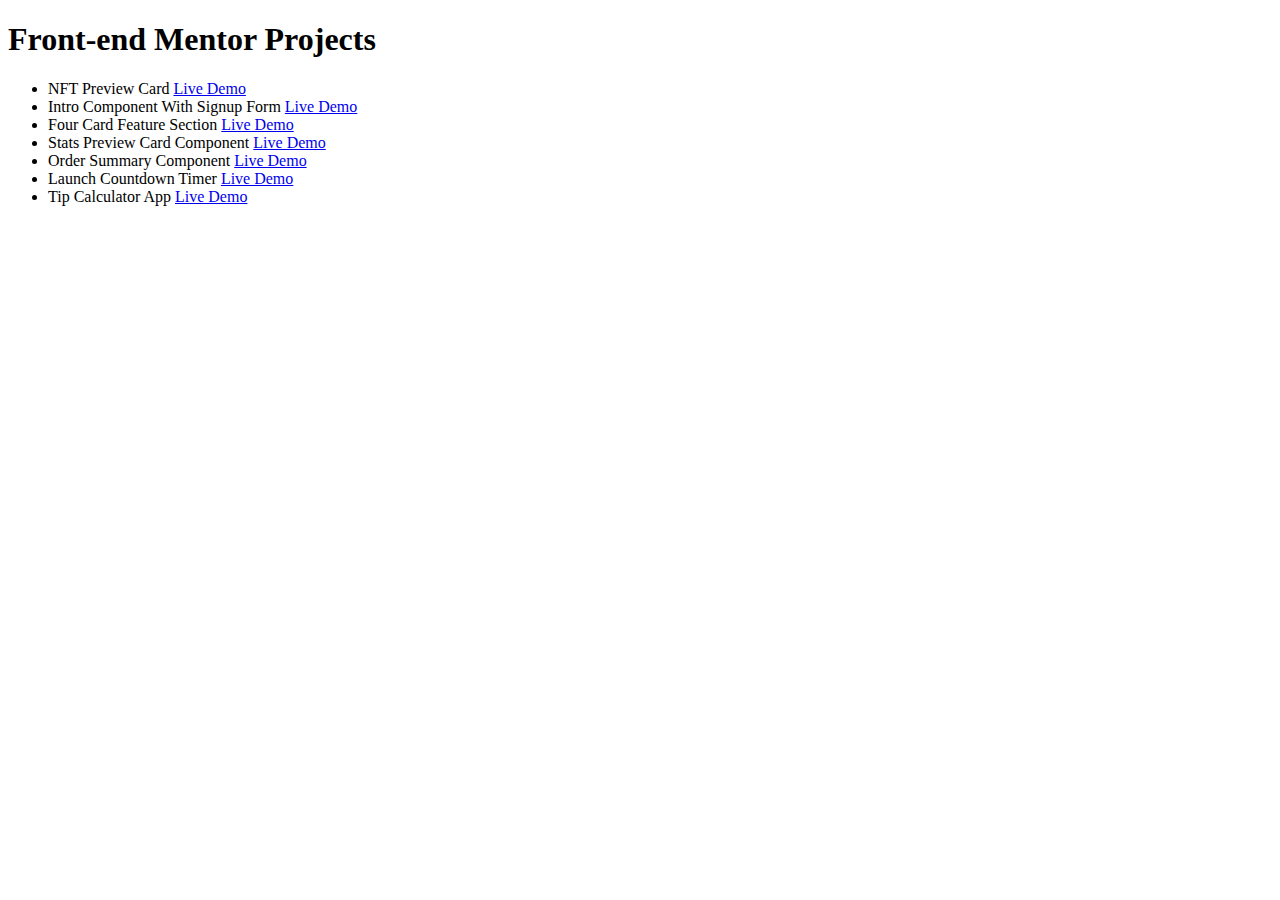
<file: index.html>
<!DOCTYPE html>
<html lang="en">

<head>
    <meta charset="UTF-8">
    <meta http-equiv="X-UA-Compatible" content="IE=edge">
    <meta name="viewport" content="width=device-width, initial-scale=1.0">
    <title>Document</title>
</head>

<body>
    <h1>Front-end Mentor Projects</h1>
    <ul>
        <li>
            NFT Preview Card
            <a href="https://manalijain346.github.io/fe-mentor/nft-preview-card/" target="_blank"> Live Demo</a>
        </li>
        <li>
            Intro Component With Signup Form
            <a href="https://manalijain346.github.io/fe-mentor/intro-component-with-signup-form/" target="_blank"> Live Demo</a>
        </li>
        <li>
            Four Card Feature Section
            <a href="https://manalijain346.github.io/fe-mentor/four-card-feature-section/" target="_blank"> Live Demo</a>
        </li>
        <li>
            Stats Preview Card Component
            <a href="https://manalijain346.github.io/fe-mentor/stats-preview-card-component/" target="_blank"> Live Demo</a>
        </li>
        <li>
            Order Summary Component
            <a href="https://manalijain346.github.io/fe-mentor/order-summary-component/" target="_blank"> Live Demo</a>
        </li>
        <li>
            Launch Countdown Timer
            <a href="https://manalijain346.github.io/fe-mentor/launch-countdown-timer/" target="_blank"> Live Demo</a>
        </li>
        <li>
            Tip Calculator App
            <a href="https://manalijain346.github.io/fe-mentor/tip-calculator-app/" target="_blank"> Live Demo</a>
        </li>
    </ul>


</body>
</html>
</file>
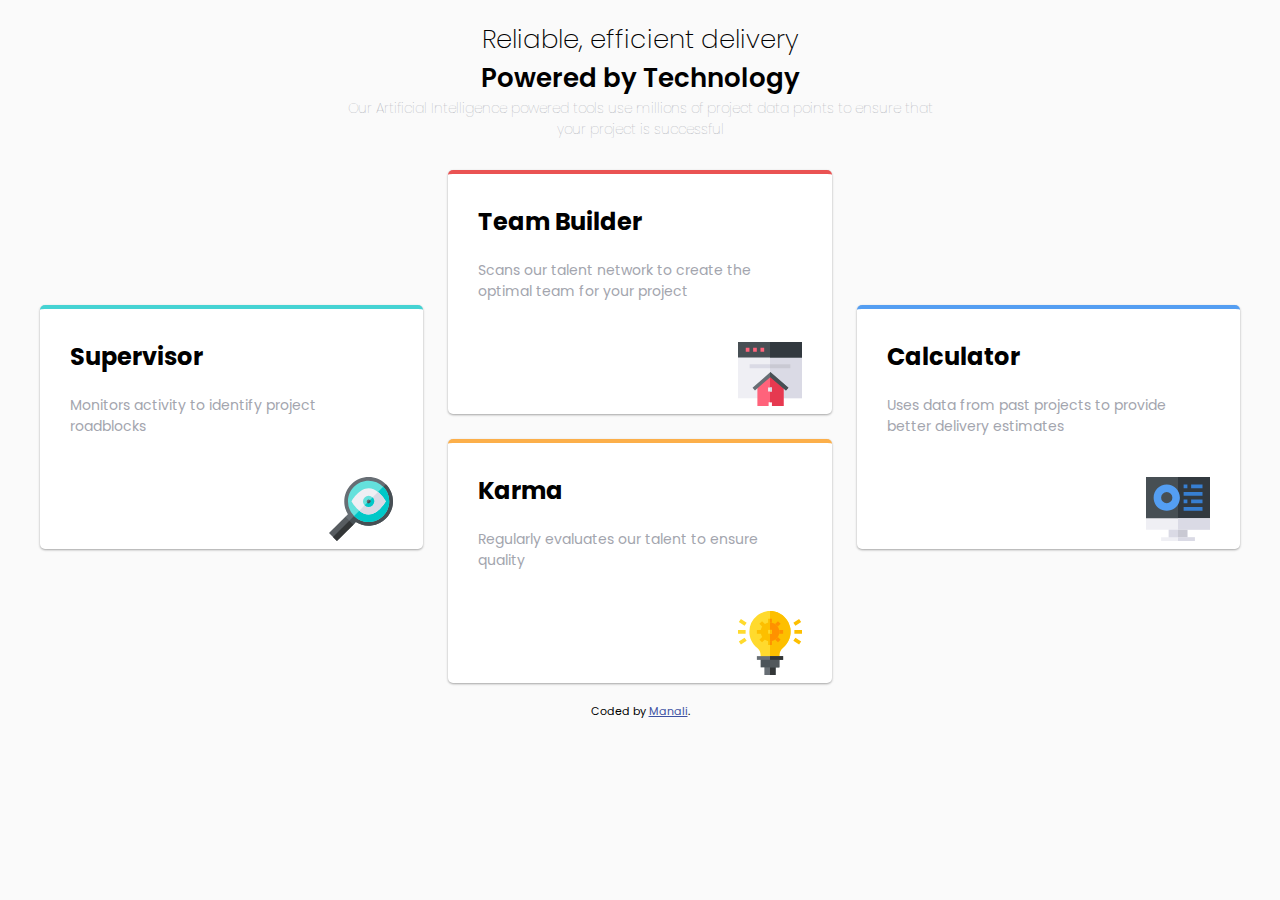
<file: four-card-feature-section-master/index.html>
<!DOCTYPE html>
<html lang="en">

<head>
  <meta charset="UTF-8">
  <meta name="viewport" content="width=device-width, initial-scale=1.0">
  <!-- displays site properly based on user's device -->
  <link rel="icon" type="image/png" sizes="32x32" href="./images/favicon-32x32.png">
  <link rel="stylesheet" href="styles.css" type="text/css">
  <link rel="preconnect" href="https://fonts.googleapis.com">
  <link rel="preconnect" href="https://fonts.gstatic.com" crossorigin>
  <link
    href="https://fonts.googleapis.com/css2?family=Poppins:wght@300;400;500;600&family=Roboto:ital,wght@0,400;0,500;1,300;1,400&display=swap"
    rel="stylesheet">
  <title>Frontend Mentor | Four card feature section</title>

  <!-- Feel free to remove these styles or customise in your own stylesheet 👍 -->
  <style>
    .attribution {
      font-size: 11px;
      text-align: center;
    }

    .attribution a {
      color: hsl(228, 45%, 44%);
    }
  </style>
</head>

<body>
  <header class="header">
    <h1 class="top-heading"> Reliable, efficient delivery</h1>
    <h2 class="sub-heading">Powered by Technology</h2>
    <p class="title-description">
      Our Artificial Intelligence powered tools use millions of project data points
      to ensure that your project is successful
    </p>
  </header>
  <div class="container">
    <div class="card" id="supervisor">
      <h3 class="card-title">Supervisor</h3>
      <p class="card-description">
        Monitors activity to identify project roadblocks
      </p>
      <div class="icon-container">
        <img src="images/icon-supervisor.svg" alt="supervisor-icon">
      </div>
    </div>
    <div class="card-container" id="card-container">
      <div class="card" id="team-builder">
        <h3 class="card-title">Team Builder</h3>
        <p class="card-description">
          Scans our talent network to create the optimal team for your project
        </p>
        <div class="icon-container">
          <img src="images/icon-team-builder.svg" alt="team-builder-icon">
        </div>
      </div>
      <div class="card" id="karma">
        <h3 class="card-title">Karma</h3>
        <p class="card-description">Regularly evaluates our talent to ensure quality</p>
        <div class="icon-container">
          <img src="images/icon-karma.svg" alt="karma-icon">
        </div>
      </div>
    </div>
    <div class="card" id="calculator">
      <h3 class="card-title">Calculator</h3>
      <p class="card-description"> Uses data from past projects to provide better delivery estimates</p>
      <div class="icon-container">
        <img src="images/icon-calculator.svg" alt="calculator-icon">
      </div>
    </div>
  </div>
  
  <footer>
    <p class="attribution">
      Coded by <a href="#">Manali</a>.
    </p>
  </footer>
</body>

</html>
</file>
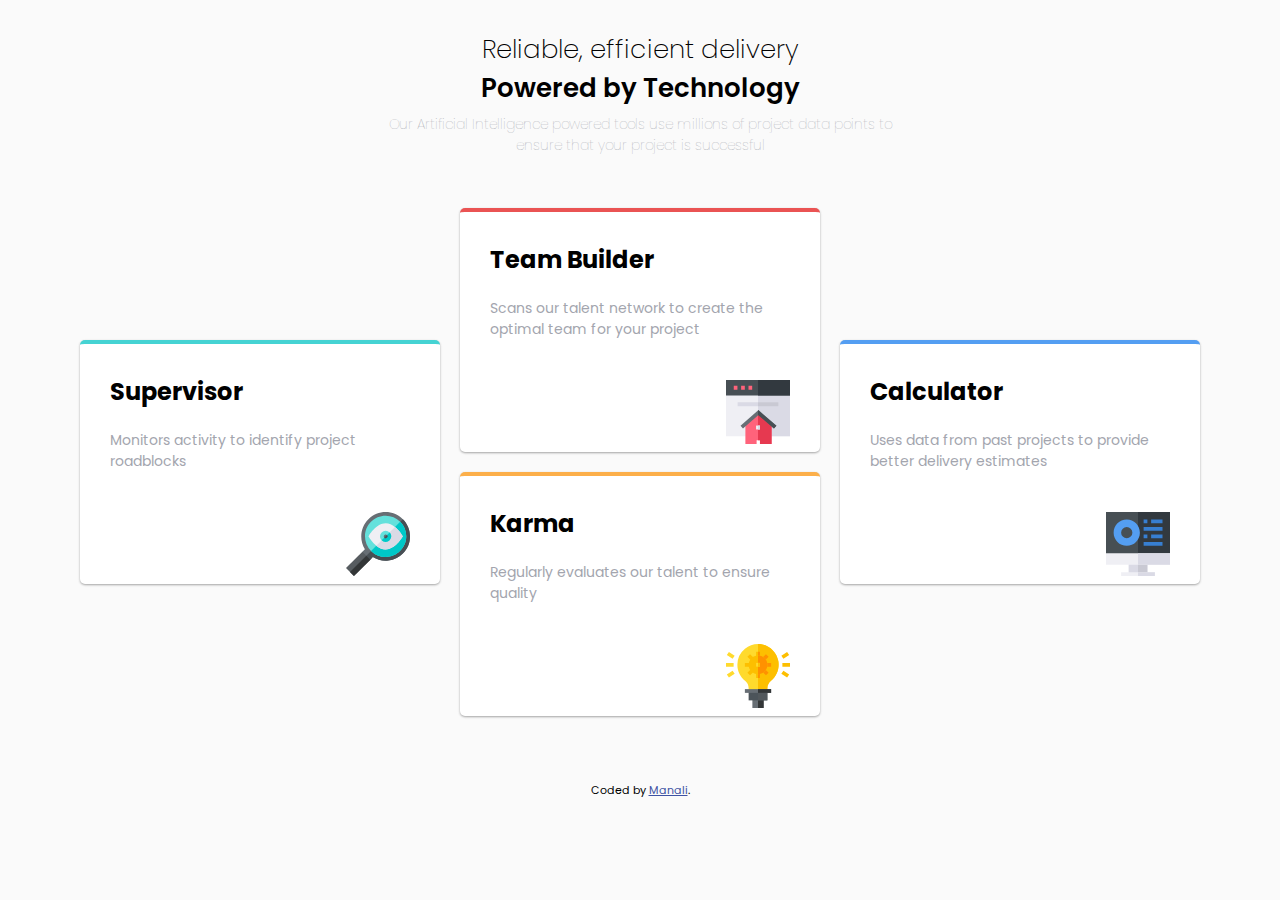
<file: four-card-feature-section/index.html>
<!DOCTYPE html>
<html lang="en">

<head>
  <meta charset="UTF-8">
  <meta name="viewport" content="width=device-width, initial-scale=1.0">
  <link rel="icon" type="image/png" sizes="32x32" href="./images/favicon-32x32.png">
  <link rel="stylesheet" href="styles.css" type="text/css">
  <link rel="preconnect" href="https://fonts.googleapis.com">
  <link rel="preconnect" href="https://fonts.gstatic.com" crossorigin>
  <link
    href="https://fonts.googleapis.com/css2?family=Poppins:wght@300;400;500;600&family=Roboto:ital,wght@0,400;0,500;1,300;1,400&display=swap"
    rel="stylesheet">
  <title>Frontend Mentor | Four card feature section</title>
  <style>
    .attribution {
      font-size: 11px;
      text-align: center;
    }

    .attribution a {
      color: hsl(228, 45%, 44%);
    }
  </style>
</head>

<body>
  <header class="header">
    <h1 class="top-heading"> Reliable, efficient delivery</h1>
    <h2 class="sub-heading">Powered by Technology</h2>
    <p class="title-description">
      Our Artificial Intelligence powered tools use millions of project data points
      to ensure that your project is successful
    </p>
  </header>
  <div class="container">
    <div class="cards-section">
      <div class="card" id="supervisor">
        <h3 class="card-title">Supervisor</h3>
        <p class="card-description">
          Monitors activity to identify project roadblocks
        </p>
        <div class="icon-container">
          <img src="images/icon-supervisor.svg" alt="supervisor-icon">
        </div>
      </div>
    </div>

    <div class="cards-section">
      <div class="card" id="team-builder">
        <h3 class="card-title">Team Builder</h3>
        <p class="card-description">
          Scans our talent network to create the optimal team for your project
        </p>
        <div class="icon-container">
          <img src="images/icon-team-builder.svg" alt="team-builder-icon">
        </div>
      </div>

      <div class="card" id="karma">
        <h3 class="card-title">Karma</h3>
        <p class="card-description">Regularly evaluates our talent to ensure quality</p>
        <div class="icon-container">
          <img src="images/icon-karma.svg" alt="karma-icon">
        </div>
      </div>
    </div>

    <div class="cards-section">
      <div class="card" id="calculator">
        <h3 class="card-title">Calculator</h3>
        <p class="card-description"> Uses data from past projects to provide better delivery estimates</p>
        <div class="icon-container">
          <img src="images/icon-calculator.svg" alt="calculator-icon">
        </div>
      </div>
    </div>
  </div>
  </div>

  </div>

  <footer>
    <p class="attribution">
      Coded by <a href="#">Manali</a>.
    </p>
  </footer>
</body>

</html>
</file>
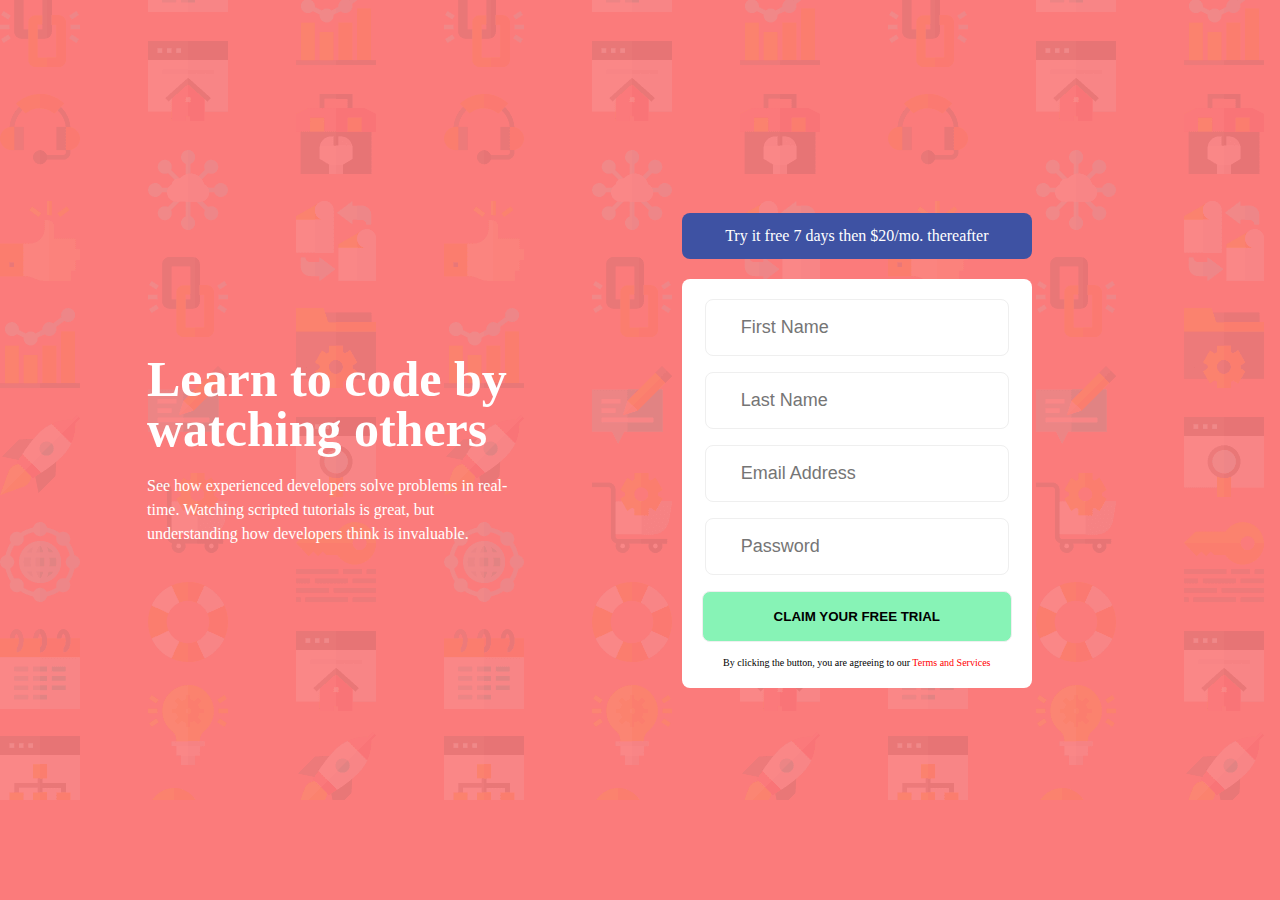
<file: intro-component-with-signup-form-master/index.html>
<!DOCTYPE html>
<html lang="en">

<head>
  <meta charset="UTF-8">
  <meta name="viewport" content="width=device-width, initial-scale=1.0">
  <!-- displays site properly based on user's device -->

  <link rel="icon" type="image/png" sizes="32x32" href="./images/favicon-32x32.png">
  <link rel="stylesheet" href="styles.css" type="text/css">

  <title>Frontend Mentor | Intro component with sign up form</title>

  <!-- Feel free to remove these styles or customise in your own stylesheet 👍 -->
  <style>
    .attribution {
      font-size: 11px;
      text-align: center;
    }

    .attribution a {
      color: hsl(228, 45%, 44%);
    }
  </style>
</head>

<body>
  <main class="main">
    <div class="learn">
      <h1 class="main-heading">Learn to code by watching others</h1>
      <p class="description">See how experienced developers solve problems in real-time. Watching scripted tutorials is great,
        but understanding how developers think is invaluable.
      </p>
    </div>
    <section>
      <div class="heading">
        <span>Try it free 7 days then $20/mo. thereafter</span>
      </div>
      <form id="form">
        <div>
          <input type="text" placeholder="First Name" id="first-name" class="input">
          <span></span>
        </div>
        <div>
          <input type="text" placeholder="Last Name" id="last-name" class="input">
          <span></span>
        </div>
        <div>
          <input type="text" placeholder="Email Address" id="Email-address" class="input">
          <span></span>
        </div>
        <div>
          <input type="text" placeholder="Password" id="password" class="input">
          <span></span>
        </div>
        <button id="btn">Claim your free trial</button>
        <p class=terms>
          By clicking the button, you are agreeing to our <span id="terms-conditions">Terms and Services</span></p>
      </form>
    </section>


    <!-- 
  First Name
  Last Name
  Email Address
  Password

  Claim your free trial

  By clicking the button, you are agreeing to our Terms and Services -->

    <footer>
      <!-- <p class="attribution">
      Challenge by <a href="https://www.frontendmentor.io?ref=challenge" target="_blank">Frontend Mentor</a>.
      Coded by <a href="#">Your Name Here</a>.
    </p> -->
    </footer>
</body>

</html>
</file>
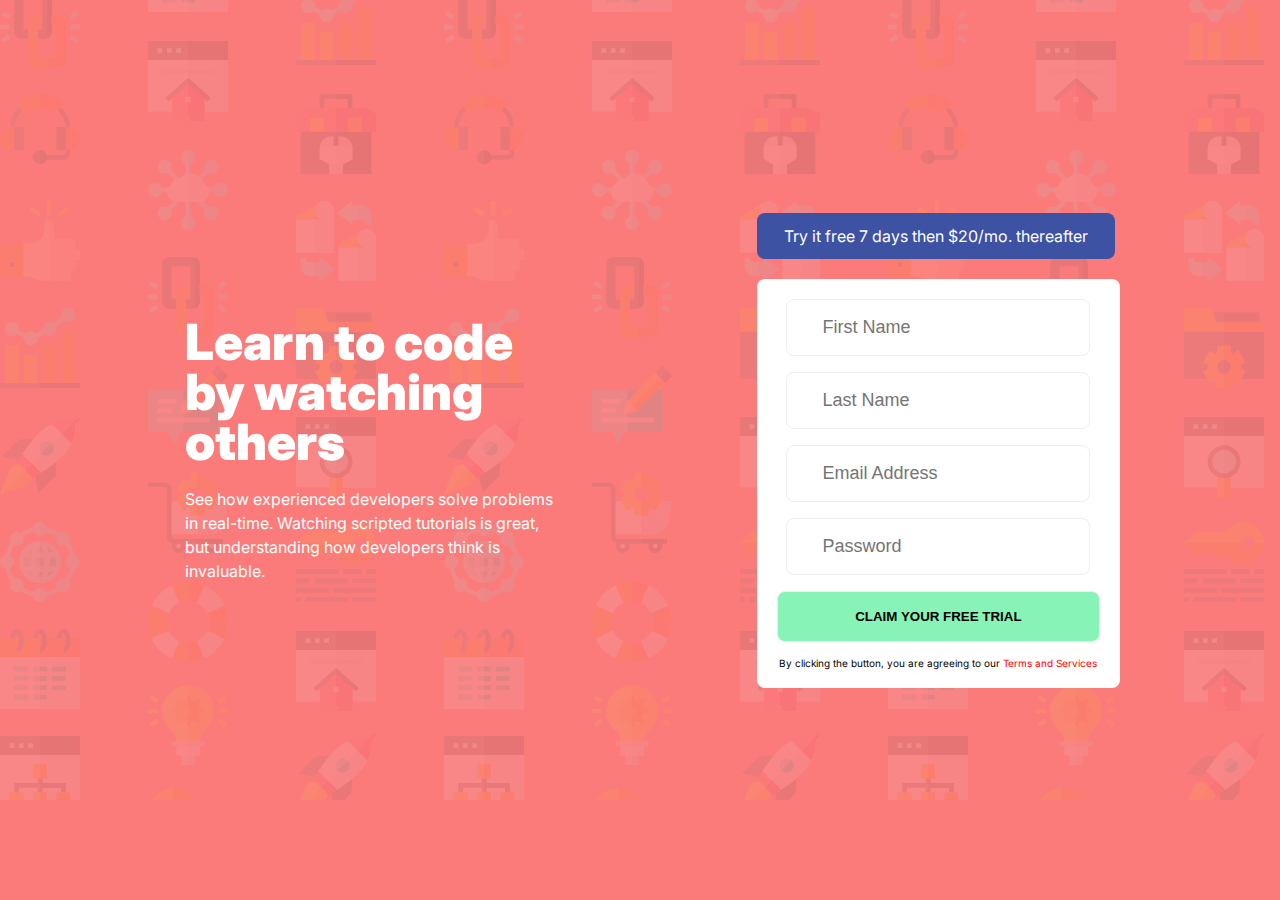
<file: intro-component-with-signup-form/index.html>
<!DOCTYPE html>
<html lang="en">

<head>
  <meta charset="UTF-8">
  <meta name="viewport" content="width=device-width, initial-scale=1.0">
  <meta name="description" content="signup form">
  <link rel="icon" type="image/png" sizes="32x32" href="./images/favicon-32x32.png">
  <link rel="stylesheet" href="styles.css" type="text/css">
  <link rel="preconnect" href="https://fonts.googleapis.com">
  <link rel="preconnect" href="https://fonts.gstatic.com" crossorigin>
  <link href="https://fonts.googleapis.com/css2?family=Inter:wght@400;500;600&display=swap" rel="stylesheet">

  <title>Frontend Mentor | Intro component with sign up form</title>
  <style>
    .attribution {
      font-size: 11px;
      text-align: center;
    }

    .attribution a {
      color: hsl(228, 45%, 44%);
    }
  </style>
</head>

<body>
  <main class="main">
    <div class="learn">
      <h1 class="main-heading">Learn to code by watching others</h1>
      <p class="description">See how experienced developers solve problems in real-time. Watching scripted tutorials is
        great,
        but understanding how developers think is invaluable.
      </p>
    </div>
    <section>
      <div class="heading">
        <span>Try it free 7 days then $20/mo. thereafter</span>
      </div>
      <form id="form">
        <div>
          <input type="text" placeholder="First Name" id="first-name" class="input">
          <span></span>
        </div>
        <div>
          <input type="text" placeholder="Last Name" id="last-name" class="input">
          <span></span>
        </div>
        <div>
          <input type="text" placeholder="Email Address" id="Email-address" class="input">
          <span></span>
        </div>
        <div>
          <input type="text" placeholder="Password" id="password" class="input">
          <span></span>
        </div>
        <button id="btn">Claim your free trial</button>
        <p class=terms>
          By clicking the button, you are agreeing to our <span id="terms-conditions">Terms and Services</span></p>
      </form>
    </section>
</body>

</html>
</file>
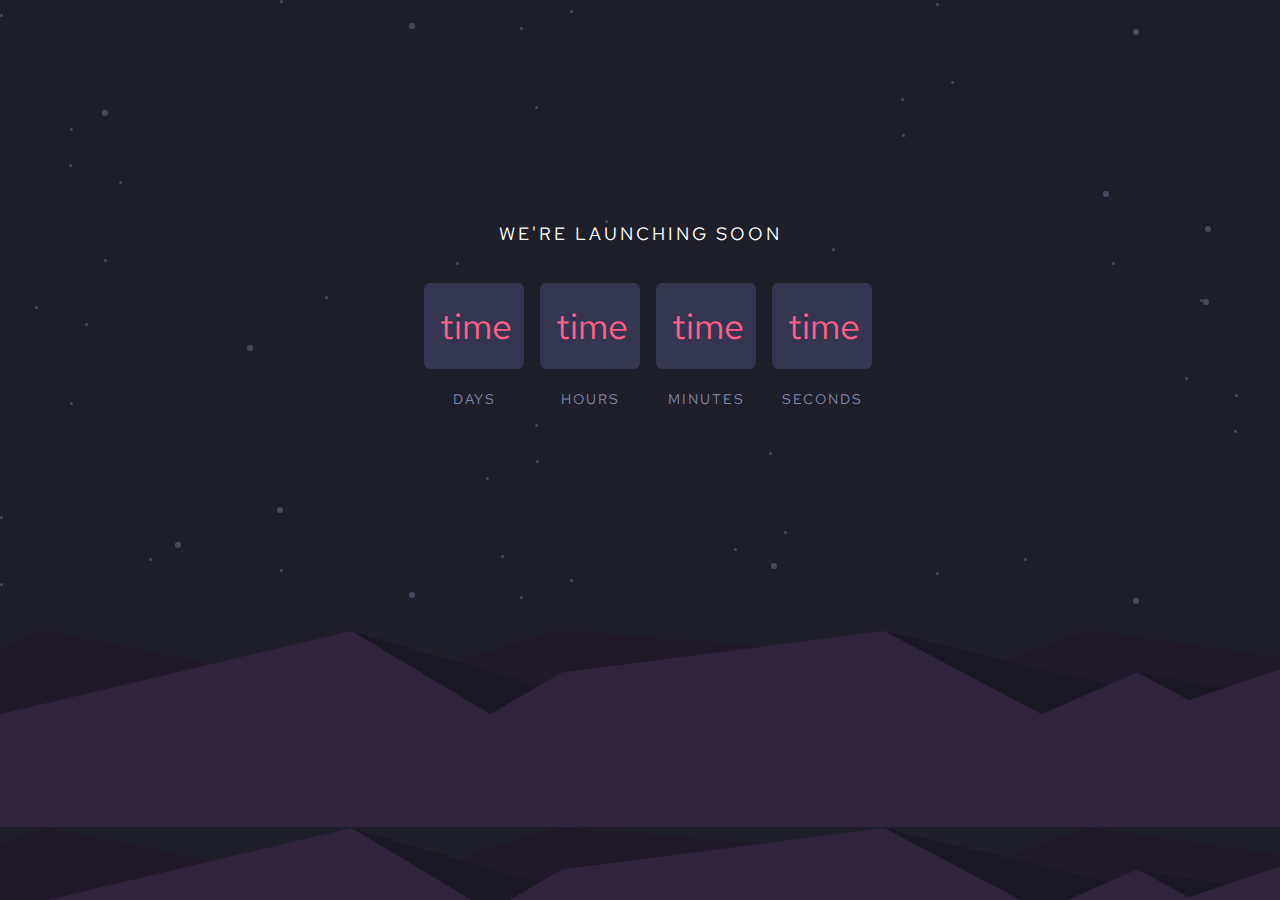
<file: launch-countdown-timer/index.html>
<!DOCTYPE html>
<html lang="en">

<head>
  <meta charset="UTF-8">
  <meta name="viewport" content="width=device-width, initial-scale=1.0">
  <link rel="preconnect" href="https://fonts.googleapis.com">
  <link rel="preconnect" href="https://fonts.gstatic.com" crossorigin>
  <link href="https://fonts.googleapis.com/css2?family=Red+Hat+Text:wght@700&display=swap" rel="stylesheet">
  <link rel="icon" type="image/png" sizes="32x32" href="./images/favicon-32x32.png">
  <link rel="stylesheet" href="styles.css" type="text/css">

  <title>Frontend Mentor | Launch countdown timer</title>
  <style>
    .attribution {
      font-size: 11px;
      text-align: center;
    }

    .attribution a {
      color: hsl(228, 45%, 44%);
    }
  </style>
</head>
<body>
  <div class="container">
    <h1 class="title">We're launching soon</h1>

    <div class="timer">
      <div class="count-down">
        <p class="time" id="days">time</p>
        <h3 class="sub-heading">Days</h3>
      </div>
      <div class="count-down">
        <p class="time"id="hours">time</p>
        <h3 class="sub-heading">Hours</h3>
      </div>
      <div class="count-down">
        <p class="time" id="minutes">time</p>
        <h3 class="sub-heading">Minutes</h3>
      </div>
      <div class="count-down">
        <p class="time" id="seconds">time</p>
        <h3 class="sub-heading">Seconds</h3>
      </div>
    </div>
    
  </div>
  <div class="image-hills">
  </div>
  <script src="index.js"></script>
</body>

</html>
</file>
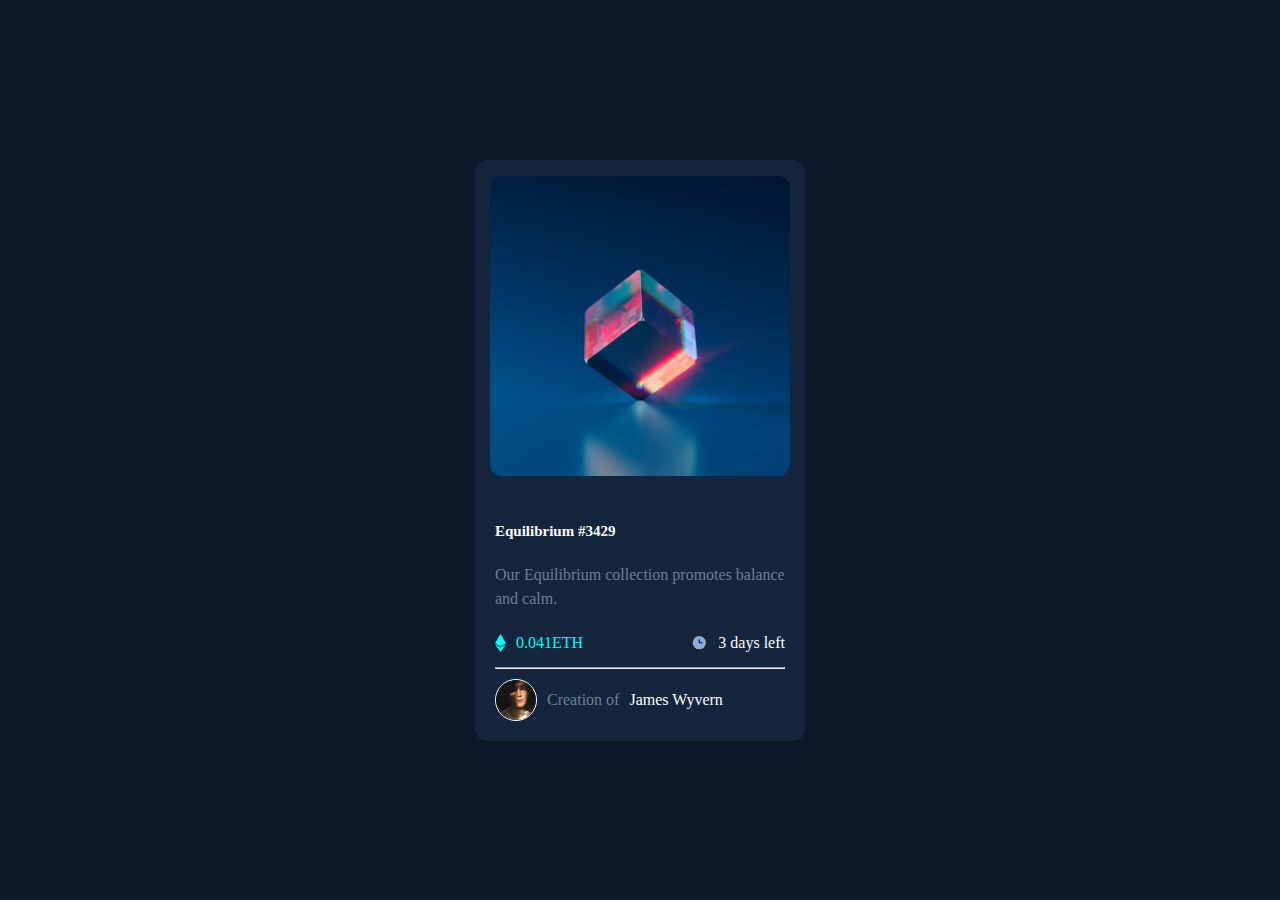
<file: nft-preview-card/index.html>
<!DOCTYPE html>
<html lang="en">

<head>
  <meta charset="UTF-8">
  <meta name="viewport" content="width=device-width, initial-scale=1.0">
  <link rel="icon" type="image/png" sizes="32x32" href="./images/favicon-32x32.png">
  <link rel="stylesheet" href="styles.css" type="text/css">
  <title>Frontend Mentor | NFT preview card component</title>
</head>

<body>
  <div class="container">
      <div class="card">
        <div class="card-img">
          <img src="images\image-equilibrium.jpg" alt="image-equilibrium" class="card-img">
        </div>
        <div class="card-body">
          <span class="card-title">Equilibrium #3429</span>
          <div class="card-content">
            Our Equilibrium collection promotes balance and calm.
          </div>
          <div class="flex-container">
            <div class="flex">
              <img src="images/icon-ethereum.svg">
              <span class="span-color"> 0.041ETH</span>
            </div>
            <div class="flex">
              <img src="images/icon-clock.svg">
              <span class="span"> 3 days left</span>
            </div>
          </div>
          <hr>
          <div class="card-footer">
            <div class="footer-container">
              <div class="flex">
                <img src="images/image-avatar.png" alt="image-avatar" class="footer-img">
                <span class="creation">Creation of</span> <span class="span">James Wyvern</span>
              </div>
            </div>
          </div>
        </div>
      </div>
  </div>
</body>

</html>
</file>
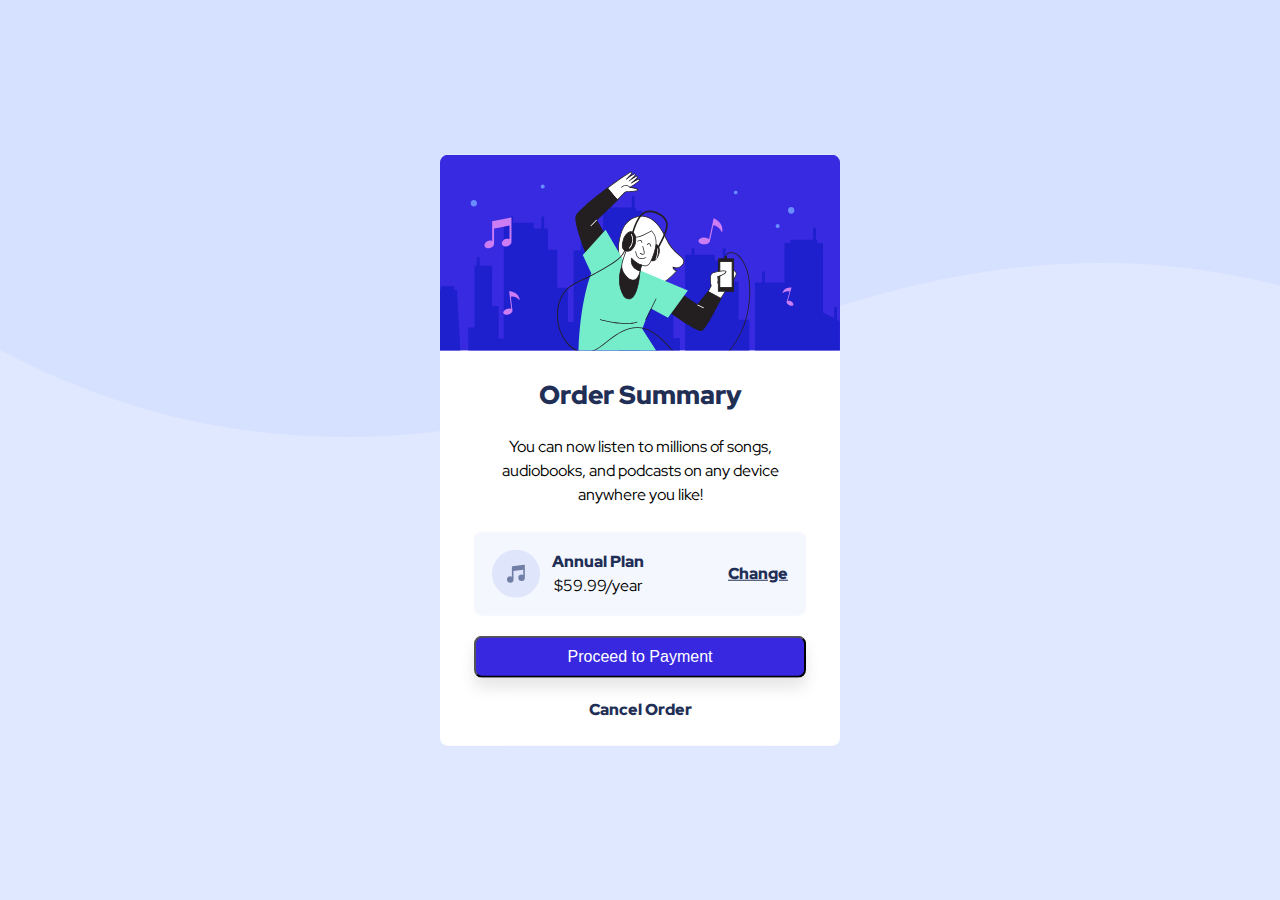
<file: order-summary-component/index.html>
<!DOCTYPE html>
<html lang="en">

<head>
  <meta charset="UTF-8">
  <meta name="viewport" content="width=device-width, initial-scale=1.0">
  <link rel="preconnect" href="https://fonts.googleapis.com">
  <link rel="preconnect" href="https://fonts.gstatic.com" crossorigin>
  <link href="https://fonts.googleapis.com/css2?family=Red+Hat+Display:wght@400;500;600;900&display=swap"
    rel="stylesheet">
  <link rel="icon" type="image/png" sizes="32x32" href="./images/favicon-32x32.png">
  <link rel="stylesheet" href="styles.css" type="text/css">

  <title>Frontend Mentor | Order summary card</title>
</head>

<body>
  <div class="container">
    <img src="images/illustration-hero.svg" class="image" alt="image">
    <div class="text-content">
      <h2 class="title">Order Summary</h2>
      <p class="description">
        You can now listen to millions of songs, audiobooks, and podcasts on any
        device anywhere you like!
      </p>

      <div class="box">
        <div class="box-left">
          <img src="images/icon-music.svg" alt="icon">
          <div class="plan">
            <p class="time"> Annual Plan</p>
            <p class="price">$59.99/year</p>
          </div>
        </div>

        <a href="#" class="change">Change</a>
      </div>
      <button class="btn">Proceed to Payment</button>
      <a href="#" class="cancel">Cancel Order</a>

    </div>
  </div>
</body>

</html>
</file>
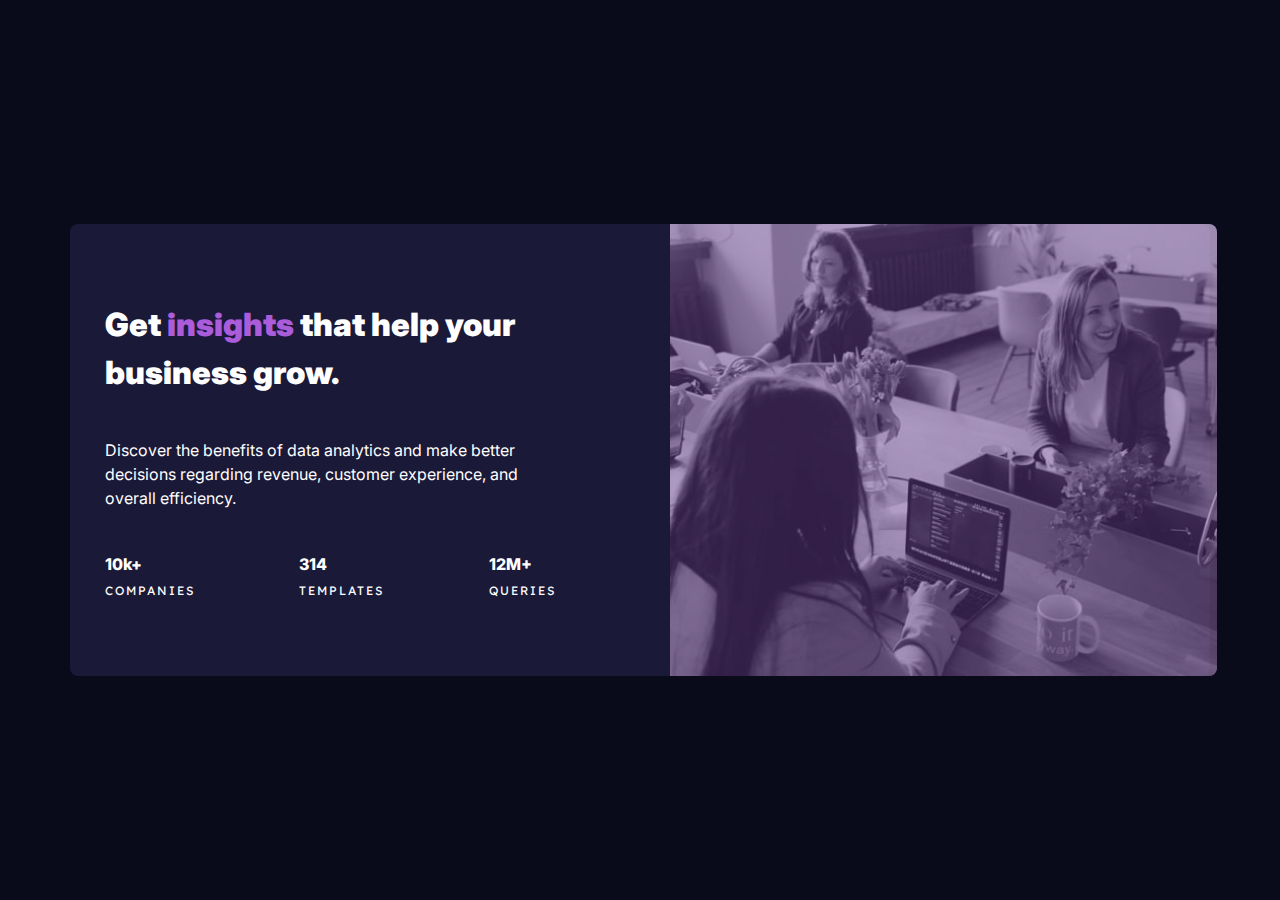
<file: stats-preview-card-component-main/index.html>
<!DOCTYPE html>
<html lang="en">

<head>
  <meta charset="UTF-8">
  <meta name="viewport" content="width=device-width, initial-scale=1.0">
  <link rel="preconnect" href="https://fonts.googleapis.com">
  <link rel="preconnect" href="https://fonts.gstatic.com" crossorigin>
  <link href="https://fonts.googleapis.com/css2?family=Lexend+Deca&display=swap" rel="stylesheet">
  <!-- displays site properly based on user's device -->
  <link rel="preconnect" href="https://fonts.googleapis.com">
  <link rel="preconnect" href="https://fonts.gstatic.com" crossorigin>
  <link href="https://fonts.googleapis.com/css2?family=Inter:wght@400;500;600&display=swap" rel="stylesheet">
  <link rel="icon" type="image/png" sizes="32x32" href="./images/favicon-32x32.png">
  <link rel="stylesheet" href="styles.css" type="css/text">
  <title>Frontend Mentor | Stats preview card component</title>
  <link rel="stylesheet" href="styles.css" type="text/css">

  <!-- Feel free to remove these styles or customise in your own stylesheet 👍 -->
  <!-- <style>
    .attribution { font-size: 11px; text-align: center; }
    .attribution a { color: hsl(228, 45%, 44%); }
  </style> -->
</head>

<body>
  <div class="container">
    <div class="card">

      <div class="text-section">

        <div class="block">
          <h2 class="text-heading">Get <span class="span">insights</span> that help your business grow.</h2>
          <p class="description">Discover the benefits of data analytics and make better decisions regarding revenue,
            customer
            experience, and overall efficiency.
          </p>
          <div class="data">
            <div class="data-block">
              <div class="numbers">10k+</div>
              <p class="title">companies</p>
            </div>
            <div class="data-block">
              <div class="numbers">314</div>
              <p class="title">templates</p>
            </div>
            <div class="data-block">
              <div class="numbers">12M+</div>
              <p class="title">queries</p>
            </div>
          </div>
        </div>
      </div>

      <div class="img-section">
        <img src="images/image-header-desktop.jpg" class="image" alt="image">
      </div>
    </div>
  </div>
  <!-- <div class="attribution">
    Challenge by <a href="https://www.frontendmentor.io?ref=challenge" target="_blank">Frontend Mentor</a>. 
    Coded by <a href="#">Your Name Here</a>.
  </div> -->
</body>

</html>
</file>
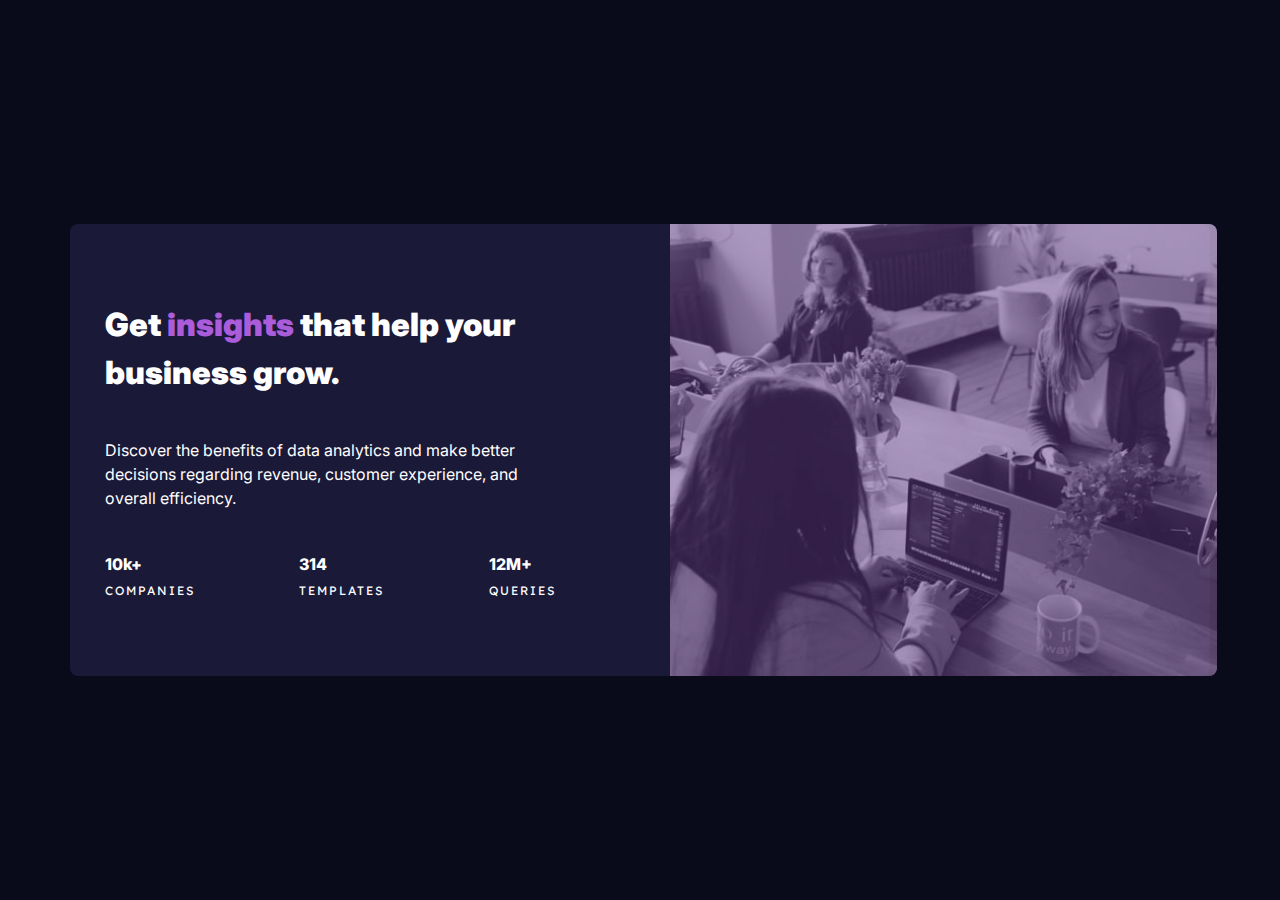
<file: stats-preview-card-component/index.html>
<!DOCTYPE html>
<html lang="en">

<head>
  <meta charset="UTF-8">
  <meta name="viewport" content="width=device-width, initial-scale=1.0">
  <link rel="preconnect" href="https://fonts.googleapis.com">
  <link rel="preconnect" href="https://fonts.gstatic.com" crossorigin>
  <link href="https://fonts.googleapis.com/css2?family=Lexend+Deca&display=swap" rel="stylesheet">
  <link rel="preconnect" href="https://fonts.googleapis.com">
  <link rel="preconnect" href="https://fonts.gstatic.com" crossorigin>
  <link href="https://fonts.googleapis.com/css2?family=Inter:wght@400;500;600&display=swap" rel="stylesheet">
  <link rel="icon" type="image/png" sizes="32x32" href="./images/favicon-32x32.png">
  <link rel="stylesheet" href="styles.css" type="css/text">
  <title>Frontend Mentor | Stats preview card component</title>
  <link rel="stylesheet" href="styles.css" type="text/css">
</head>

<body>
  <div class="container">
    <div class="card">

      <div class="text-section">

        <div class="block">
          <h2 class="text-heading">Get <span class="span">insights</span> that help your business grow.</h2>
          <p class="description">Discover the benefits of data analytics and make better decisions regarding revenue,
            customer
            experience, and overall efficiency.
          </p>
          <div class="data">
            <div class="data-block">
              <div class="numbers">10k+</div>
              <p class="title">companies</p>
            </div>
            <div class="data-block">
              <div class="numbers">314</div>
              <p class="title">templates</p>
            </div>
            <div class="data-block">
              <div class="numbers">12M+</div>
              <p class="title">queries</p>
            </div>
          </div>
        </div>
      </div>

      <div class="img-section">
        <img src="images/image-header-desktop.jpg" class="image" alt="image">
      </div>
    </div>
  </div>
</body>

</html>
</file>
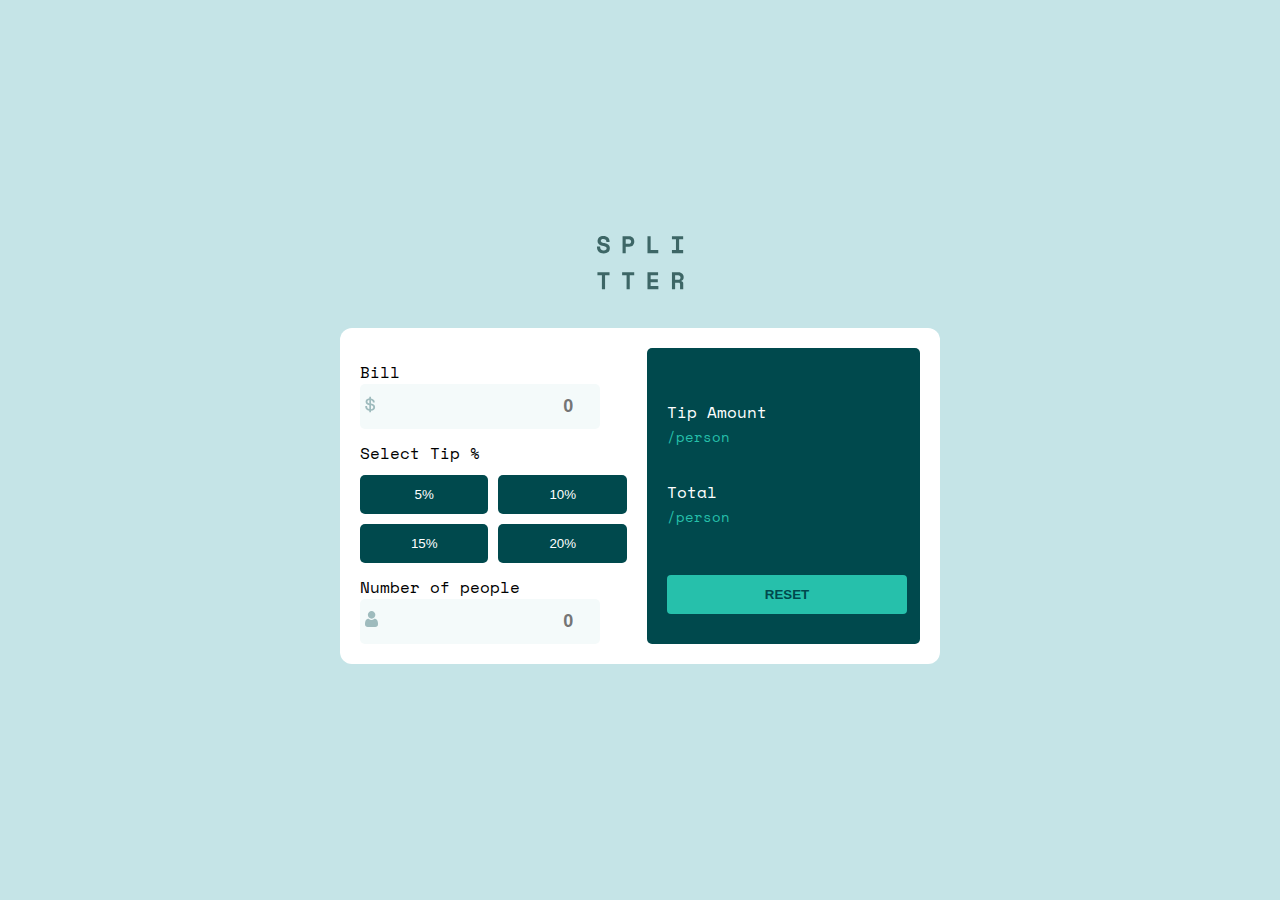
<file: tip-calculator-app/index.html>
<!DOCTYPE html>
<html lang="en">

<head>
  <meta charset="UTF-8">
  <meta name="viewport" content="width=device-width, initial-scale=1.0">
  <link rel="preconnect" href="https://fonts.googleapis.com">
  <link rel="preconnect" href="https://fonts.gstatic.com" crossorigin>
  <link href="https://fonts.googleapis.com/css2?family=Space+Mono:wght@400; 500;700&display=swap" rel="stylesheet">
  <link rel="icon" type="image/png" sizes="32x32" href="./images/favicon-32x32.png">
  <link rel="stylesheet" href="styles.css" type="text/css">

  <title>Frontend Mentor | Tip calculator app</title>
  <style>
    .attribution {
      font-size: 11px;
      text-align: center;
    }

    .attribution a {
      color: hsl(228, 45%, 44%);
    }
  </style>
</head>

<body>
  <div class="container">
    <div class="logo-container">
      <img src="images/logo.svg" alt="logo" class="logo">
    </div>
    <div class="splitter-body">
      <form class="splitter-input">
        <div class="input-card">
          <label for="bill">Bill</label>
          <div class="input-bill input-with-icon">
            <img src="images/icon-dollar.svg" alt="dollor" class="input-icon">
            <input type="number" class="number" id="bill" placeholder="0" min="0">
          </div>
        </div>
        <div class="input-card">
          <h2>Select Tip %</h2>
          <div class="input-tip">
            <button type="button" class="tip" id="five" onclick="setTipAndCalculate(0.05)">5%</button>
            <button type="button" class="tip" id="ten" onclick="setTipAndCalculate(0.10)">10%</button>
            <button type="button" class="tip" id="fifteen" onclick="setTipAndCalculate(0.15)">15%</button>
            <button type="button" class="tip" id="twenty" onclick="setTipAndCalculate(0.20)">20%</button>
          </div>
        </div>
        <div class="input-card">
          <label for="people">Number of people</label>
          <div class="input-with-icon">
            <img src="images/icon-person.svg" alt="peopleicon" class="input-icon">
            <input type="number" id="people" placeholder="0" min="0" class="number">
          </div>
        </div>
      </form>

      <div class="splitter-output">
        <div class="output-card">
          <div class="output-text">
            <h2>Tip Amount</h2>
            <span class="span">/person</span>
          </div>
          <div class="output-amount" id="tip-amount">

          </div>
        </div>
        <div class="output-card">
          <div class="output-text">
            <h2>Total</h2>
            <span class="span">/person</span>
          </div>
          <div class="output-amount" id="total">

          </div>
        </div>
        <button onclick="resetView()" id="reset">RESET</button>
      </div>
    </div>
  </div>
  <script src="index.js"></script>
</body>

</html>
</file>
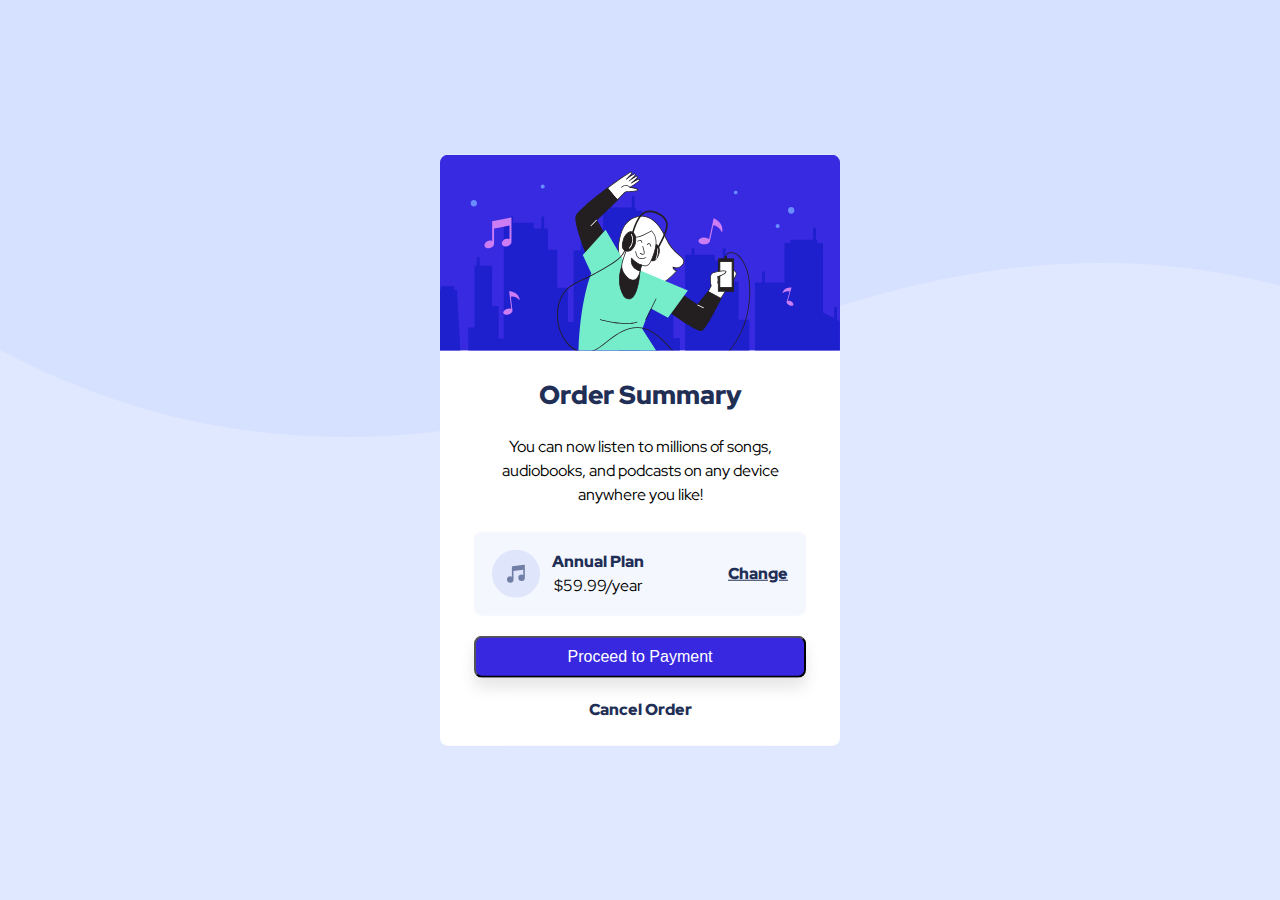
<file: order-summary-component/order-summary-component-main/index.html>
<!DOCTYPE html>
<html lang="en">

<head>
  <meta charset="UTF-8">
  <meta name="viewport" content="width=device-width, initial-scale=1.0">
  <!-- displays site properly based on user's device -->
  <link rel="preconnect" href="https://fonts.googleapis.com">
  <link rel="preconnect" href="https://fonts.gstatic.com" crossorigin>
  <link href="https://fonts.googleapis.com/css2?family=Red+Hat+Display:wght@400;500;600;900&display=swap" rel="stylesheet">
  <link rel="icon" type="image/png" sizes="32x32" href="./images/favicon-32x32.png">
  <link rel="stylesheet" href="styles.css" type="text/css">

  <title>Frontend Mentor | Order summary card</title>

  <!-- Feel free to remove these styles or customise in your own stylesheet 👍 -->
  <!-- <style>
    .attribution { font-size: 11px; text-align: center; }
    .attribution a { color: hsl(228, 45%, 44%); }
  </style> -->
</head>

<body>
  <div class="container">
    <!-- <div class="image"> -->
      <img src="images/illustration-hero.svg"  class="image"alt="image">
    <!-- </div> -->

    <div class="text-content">
      <h2 class="title">Order Summary</h2>
      <p class="description">
        You can now listen to millions of songs, audiobooks, and podcasts on any
        device anywhere you like!
      </p>

      <div class="box">
        <div class="box-left">
          <img src="images/icon-music.svg" alt="icon">
          <div class="plan">
            <p class="time"> Annual Plan</p>
            <p class="price">$59.99/year</p>
          </div>
        </div>

        <a href="#" class="change">Change</a>
      </div>
      <button class="btn">Proceed to Payment</button>
      <a href="#" class="cancel">Cancel Order</a>

    </div>
  </div>

  <!-- <div class="attribution">
    Challenge by <a href="https://www.frontendmentor.io?ref=challenge" target="_blank">Frontend Mentor</a>.
    Coded by <a href="#">Your Name Here</a>.
  </div> -->
</body>

</html>
</file>
<file: four-card-feature-section-master/styles.css>
/* Reset CSS */
html,body,div,span,applet,object,iframe,h1,h2,h3,h4,h5,h6,p,blockquote,pre,a,abbr,acronym,address,big,cite,code,del,dfn,em,img,ins,kbd,q,s,samp,small,strike,strong,sub,sup,tt,var,b,u,i,center,dl,dt,dd,ol,ul,li,fieldset,form,label,legend,table,caption,tbody,tfoot,thead,tr,th,td,article,aside,canvas,details,embed,figure,figcaption,footer,header,hgroup,menu,nav,output,ruby,section,summary,time,mark,audio,video{margin:0;padding:0;border:0;font-size:100%;font:inherit;vertical-align:baseline}article,aside,details,figcaption,figure,footer,header,hgroup,menu,nav,section{display:block}body{line-height:1}ol,ul{list-style:none}blockquote,q{quotes:none}blockquote:before,blockquote:after,q:before,q:after{content:'';content:none}table{border-collapse:collapse;border-spacing:0}
/* Reset CSS - END */
body{
 background-color: hsl(0, 0% ,98%);
 line-height: 1.5;
 font-family: 'Poppins', sans-serif;
 width: 1200px;
 margin: 0 auto;
}

.header{
    text-align: center;
    margin-top: 30px;
    max-width: 600px;
    margin: 0 auto;
}

.top-heading{
    font-size: 26px;
    margin-top: 20px;
    font-weight: 200;
}

.sub-heading{
    font-size: 26px;
    font-weight: 600;
}

.title-description{
    font-size: 14px;
    font-weight: lighter;
    color: hsl(229, 6%, 66%);
}

.container{
    display: grid;
    grid-template-columns: 1fr 1fr 1fr;
    margin-top: 30px;
    gap: 25px;
}

.card{
    background-color: white;
    box-shadow: 0 1px 3px rgba(0,0,0,0.12), 0 1px 2px rgba(0,0,0,0.24);
    transition: all 0.3s cubic-bezier(.25,.8,.25,1);
    border-radius: 5px;
    height: 180px;
    padding: 30px;
}

#card-container{
    display: flex;
    flex-direction: column;
    gap: 25px;
}

.card:hover{
    box-shadow: 0 14px 28px rgba(0,0,0,0.25), 0 10px 10px rgba(0,0,0,0.22);
}

#supervisor{
    border-top: 4px solid hsl(180, 62%, 55%);
    align-self: center;
}

#team-builder{
    border-top: 4px solid hsl(0, 78%, 62%);

}

#karma{
    border-top: 4px solid hsl(34, 97%, 64%);

}

#calculator{
    border-top: 4px solid hsl(212, 86%, 64%);
    align-self: center;
}

.card-description{
    margin-top: 0px;
    padding-top: 20px;
    font-size: 14px;
    color: hsl(229, 6%, 66%);
}

.card-title{
    font-weight: bolder;
    font-size: 24px;
}

.icon-container{
    margin-top: 40px;
    text-align: right;
}

.attribution{
    margin: 20px 0px;
}

@media screen and (max-width : 480px ) {
    .container{
        grid-template-columns: 1fr;
    }

    body{
        width: 350px;
        font-size: 13px;
    }

}
</file>
<file: four-card-feature-section/styles.css>
/* Reset CSS */
html,body,div,span,applet,object,iframe,h1,h2,h3,h4,h5,h6,p,blockquote,pre,a,abbr,acronym,address,big,cite,code,del,dfn,em,img,ins,kbd,q,s,samp,small,strike,strong,sub,sup,tt,var,b,u,i,center,dl,dt,dd,ol,ul,li,fieldset,form,label,legend,table,caption,tbody,tfoot,thead,tr,th,td,article,aside,canvas,details,embed,figure,figcaption,footer,header,hgroup,menu,nav,output,ruby,section,summary,time,mark,audio,video{margin:0;padding:0;border:0;font-size:100%;font:inherit;vertical-align:baseline}article,aside,details,figcaption,figure,footer,header,hgroup,menu,nav,section{display:block}body{line-height:1}ol,ul{list-style:none}blockquote,q{quotes:none}blockquote:before,blockquote:after,q:before,q:after{content:'';content:none}table{border-collapse:collapse;border-spacing:0}
/* Reset CSS - END */
body{
 background-color: hsl(0, 0% ,98%);
 line-height: 1.5;
 font-family: 'Poppins', sans-serif;
}

.header{
    text-align: center;
    margin-top: 30px;
}

.top-heading{
    font-size: 26px;
    margin-top: 20px;
    font-weight: 200;
}

.sub-heading{
    font-size: 26px;
    font-weight: 600;
}

.title-description{
    font-size: 14px;
    font-weight: lighter;
    color: hsl(229, 6%, 66%);
    width: 40%;
    margin: 6px auto;
}


.container{
    display: flex;
    height: 600px;
    align-items: center;
    gap: 20px;
    justify-content: center;
}

.card{
    background-color: white;
    box-shadow: 0 1px 3px rgba(0,0,0,0.12), 0 1px 2px rgba(0,0,0,0.24);
    transition: all 0.3s cubic-bezier(.25,.8,.25,1);
    border-radius: 5px;
    height: 180px;
    padding: 30px;
    width: 300px;
}

#card-container{
    display: flex;
    flex-direction: column;
    gap: 25px;
}

.card:hover{
    box-shadow: 0 14px 28px rgba(0,0,0,0.25), 0 10px 10px rgba(0,0,0,0.22);
}

#supervisor{
    border-top: 4px solid hsl(180, 62%, 55%);
    align-self: center;
}

#team-builder{
    border-top: 4px solid hsl(0, 78%, 62%);
    margin-bottom: 20px;

}

#karma{
    border-top: 4px solid hsl(34, 97%, 64%);

}

#calculator{
    border-top: 4px solid hsl(212, 86%, 64%);
    align-self: center;
}

.card-description{
    margin-top: 0px;
    padding-top: 20px;
    font-size: 14px;
    color: hsl(229, 6%, 66%);
}

.card-title{
    font-weight: bolder;
    font-size: 24px;
}

.icon-container{
    margin-top: 40px;
    text-align: right;
}

.attribution{
    margin: 20px 0px;
}

@media screen and (max-width : 480px ) {
    .container{
        flex-direction: column;
        height: unset;
        margin-top: 25px;
        padding: 20px;
    }

    .header{
        padding: 20px;
    }

    .title-description{
        width: unset;
    }

    .card{
        width: unset;
    }
    
}
</file>
<file: intro-component-with-signup-form-master/styles.css>
/* Reset CSS */
html,body,div,span,applet,object,iframe,h1,h2,h3,h4,h5,h6,p,blockquote,pre,a,abbr,acronym,address,big,cite,code,del,dfn,em,img,ins,kbd,q,s,samp,small,strike,strong,sub,sup,tt,var,b,u,i,center,dl,dt,dd,ol,ul,li,fieldset,form,label,legend,table,caption,tbody,tfoot,thead,tr,th,td,article,aside,canvas,details,embed,figure,figcaption,footer,header,hgroup,menu,nav,output,ruby,section,summary,time,mark,audio,video{margin:0;padding:0;border:0;font-size:100%;font:inherit;vertical-align:baseline}article,aside,details,figcaption,figure,footer,header,hgroup,menu,nav,section{display:block}body{line-height:1}ol,ul{list-style:none}blockquote,q{quotes:none}blockquote:before,blockquote:after,q:before,q:after{content:'';content:none}table{border-collapse:collapse;border-spacing:0}
/* Reset CSS - END */
body{
    color: white;
    background: url("images/bg-intro-desktop.png") no-repeat;
    background-color: #FB7B7B;
}

.main{
    display: flex;
    justify-content: space-evenly;
    align-items: center;
    height: 100vh;
    margin-left: 20px;
}

.learn{
    width: 30%;
    padding-right: 30px;
}

.main-heading{
    font-size: 50px;
    font-weight: 900;
    margin-bottom: 20px;
}

.description{
    line-height: 1.5;
}

.heading{
    width: 90%;
    background-color: hsl(228, 45%, 44%);
    padding: 15px 20px;
    text-align: center;
    margin-bottom: 20px;
    border-radius: 8px;
}

#form{
    width: 90%;
    background-color: white;
    display: flex;
    flex-direction: column;
    align-items: center;
    border-radius: 8px;
    padding: 20px;
}

.input{
    padding: 17px 35px;
    margin-bottom: 16px;
    border: 1px solid #efefef;
    border-radius: 8px;
    font-size: 18px;
}

#btn{
    padding: 17px 35px;
    margin-bottom: 16px;
    border: 1px solid #efefef;
    border-radius: 8px;
    font-weight: 600;
    text-transform: uppercase;
    background-color: rgb(135, 243, 182);
    width: 100%;
}

.terms{
    color: black;
    font-size: 10px;
}

#terms-conditions{
    color :red;
}

@media screen and (max-width: 480px) {
    body{
        background: url("images/bg-intro-mobile.png") no-repeat;
        background-color: #FB7B7B;
    }

    .main{
        flex-direction: column;
        margin-left: unset;
    }

    .description{
        padding: 0px 36px;
    }

    .learn{
        width: unset;
        text-align: center;
    }

    .main-heading{
        font-size: 34px;
        margin-top: 24px;
    }
    
}
</file>
<file: intro-component-with-signup-form/styles.css>
/* Reset CSS */
html,body,div,span,applet,object,iframe,h1,h2,h3,h4,h5,h6,p,blockquote,pre,a,abbr,acronym,address,big,cite,code,del,dfn,em,img,ins,kbd,q,s,samp,small,strike,strong,sub,sup,tt,var,b,u,i,center,dl,dt,dd,ol,ul,li,fieldset,form,label,legend,table,caption,tbody,tfoot,thead,tr,th,td,article,aside,canvas,details,embed,figure,figcaption,footer,header,hgroup,menu,nav,output,ruby,section,summary,time,mark,audio,video{margin:0;padding:0;border:0;font-size:100%;font:inherit;vertical-align:baseline}article,aside,details,figcaption,figure,footer,header,hgroup,menu,nav,section{display:block}body{line-height:1}ol,ul{list-style:none}blockquote,q{quotes:none}blockquote:before,blockquote:after,q:before,q:after{content:'';content:none}table{border-collapse:collapse;border-spacing:0}
/* Reset CSS - END */
body{
    color: white;
    background: url("images/bg-intro-desktop.png") no-repeat;
    background-color: #FB7B7B;
    font-family:'Inter', sans-serif;
}

.main{
    display: flex;
    justify-content: space-evenly;
    align-items: center;
    height: 100vh;
    margin-left: 20px;
}

.learn{
    width: 30%;
    padding-right: 30px;
}

.main-heading{
    font-size: 50px;
    font-weight: 900;
    margin-bottom: 20px;
}

.description{
    line-height: 1.5;
}

.heading{
    background-color: hsl(228, 45%, 44%);
    padding: 15px 10px;
    text-align: center;
    margin-bottom: 20px;
    border-radius: 8px;
}

#form{
    width: 90%;
    background-color: white;
    display: flex;
    flex-direction: column;
    align-items: center;
    border-radius: 8px;
    padding: 20px;
}

.input{
    padding: 17px 35px;
    margin-bottom: 16px;
    border: 1px solid #efefef;
    border-radius: 8px;
    font-size: 18px;
}

#btn{
    padding: 17px 35px;
    margin-bottom: 16px;
    border: 1px solid #efefef;
    border-radius: 8px;
    font-weight: 600;
    text-transform: uppercase;
    background-color: rgb(135, 243, 182);
    width: 100%;
}

.terms{
    color: black;
    font-size: 10px;
}

#terms-conditions{
    color :red;
}

@media screen and (max-width: 480px) {
    body{
        background: url("images/bg-intro-mobile.png") no-repeat;
        background-color: #FB7B7B;
    }

    .main{
        flex-direction: column;
        margin-left: unset;
        height: unset;
        padding: 12px;
    }

    .description{
        padding: 10px 20px;
    }

    .learn{
        width: unset;
        text-align: center;
        padding-right: unset;
    }

    .main-heading{
        font-size: 34px;
        margin-top: 24px;
    }

    #form{
        width: unset;
    }

    .heading{
        line-height: 1.5;
        padding: 20px 60px;
        margin-top: 36px;
    }

    
}
</file>
<file: launch-countdown-timer/styles.css>
/* Reset CSS */
html,body,div,span,applet,object,iframe,h1,h2,h3,h4,h5,h6,p,blockquote,pre,a,abbr,acronym,address,big,cite,code,del,dfn,em,img,ins,kbd,q,s,samp,small,strike,strong,sub,sup,tt,var,b,u,i,center,dl,dt,dd,ol,ul,li,fieldset,form,label,legend,table,caption,tbody,tfoot,thead,tr,th,td,article,aside,canvas,details,embed,figure,figcaption,footer,header,hgroup,menu,nav,output,ruby,section,summary,time,mark,audio,video{margin:0;padding:0;border:0;font-size:100%;font:inherit;vertical-align:baseline}article,aside,details,figcaption,figure,footer,header,hgroup,menu,nav,section{display:block}body{line-height:1}ol,ul{list-style:none}blockquote,q{quotes:none}blockquote:before,blockquote:after,q:before,q:after{content:'';content:none}table{border-collapse:collapse;border-spacing:0}
/* Reset CSS - END */

*{
    box-sizing: border-box;
}

body{
    font-family: 'Red Hat Text', sans-serif;
    background-color: hsl(235, 16%, 14%);
    color: white;
    line-height: 1.5;
}

.title{
    font-size: 18px;
    text-transform: uppercase;
    letter-spacing: 3px;
    margin-bottom: 36px;
    text-align: center;
}

.image-hills{
    background-image: url("images/pattern-hills.svg");
    height: 30vh;
}

.container{
    display: flex;
    justify-content: center;
    flex-direction: column;
    align-items: center;
    height: 70vh;
    background-image: url("images/bg-stars.svg");
}

.timer{
    display: flex;
}

.count-down{
    margin-left: 16px;
    width: 100px;
    text-align: center;
}

.time{
    padding: 16px;
    background-color: hsl(236, 21%, 26%);
    color: hsl(345, 95%, 68%);
    font-size: 36px;
    border-radius: 6px;
}

.sub-heading{
    text-align: center;
    color: hsl(237, 18%, 59%);
    text-transform: uppercase;
    letter-spacing: 2px;
    font-size: 14px;
    margin-top: 20px;
}

@media screen and (max-width:480px) {

    .count-down{
        width: 75px;
        margin: 0px 6px;
    }

    .sub-heading{
        font-size: 10px;
    }

    .title{
        width: 64%;
        text-align: center;
    }

   
}
</file>
<file: nft-preview-card/styles.css>
/* Reset CSS */
html,body,div,span,applet,object,iframe,h1,h2,h3,h4,h5,h6,p,blockquote,pre,a,abbr,acronym,address,big,cite,code,del,dfn,em,img,ins,kbd,q,s,samp,small,strike,strong,sub,sup,tt,var,b,u,i,center,dl,dt,dd,ol,ul,li,fieldset,form,label,legend,table,caption,tbody,tfoot,thead,tr,th,td,article,aside,canvas,details,embed,figure,figcaption,footer,header,hgroup,menu,nav,output,ruby,section,summary,time,mark,audio,video{margin:0;padding:0;border:0;font-size:100%;font:inherit;vertical-align:baseline}article,aside,details,figcaption,figure,footer,header,hgroup,menu,nav,section{display:block}body{line-height:1}ol,ul{list-style:none}blockquote,q{quotes:none}blockquote:before,blockquote:after,q:before,q:after{content:'';content:none}table{border-collapse:collapse;border-spacing:0}
/* Reset CSS - END */
body{
    background-color: hsl(217, 54%, 11%);
    line-height: 1.5;
    color: white;
}

.container{
display: flex;
min-height: 100vh;
justify-content: center;
align-items: center;
}

.card{
    width: 330px;
    background-color: hsl(216, 50%, 16%);
    border-radius: 12px;
}

.card-body{
    padding: 20px;
}

.card-img{
    width: 300px;
    margin: 8px auto;
    border-radius: 12px;
}

.card-title{
    font-weight: bolder;
    font-size: 15px;
}

.card-content{
    padding-top: 20px;
    color: #6D8096;
}

.footer-img{
    width: 40px;
    border: 1px solid white;
    border-radius: 100%;
}

.flex-container{
    display: flex;
    justify-content: space-between;
    padding-top: 10px;
    margin-bottom: 12px;
}

.flex{
    display: flex;
    align-items: center;
    margin-top: 10px;
}

.creation{
    margin-left: 10px;
    color: #6D8096;
}

.span{
    margin-left: 10px;
}

.span-color{
   color: #00FFF8;
   margin-left: 10px;

}
</file>
<file: order-summary-component/styles.css>
/* Reset CSS */
html,body,div,span,applet,object,iframe,h1,h2,h3,h4,h5,h6,p,blockquote,pre,a,abbr,acronym,address,big,cite,code,del,dfn,em,img,ins,kbd,q,s,samp,small,strike,strong,sub,sup,tt,var,b,u,i,center,dl,dt,dd,ol,ul,li,fieldset,form,label,legend,table,caption,tbody,tfoot,thead,tr,th,td,article,aside,canvas,details,embed,figure,figcaption,footer,header,hgroup,menu,nav,output,ruby,section,summary,time,mark,audio,video{margin:0;padding:0;border:0;font-size:100%;font:inherit;vertical-align:baseline}article,aside,details,figcaption,figure,footer,header,hgroup,menu,nav,section{display:block}body{line-height:1}ol,ul{list-style:none}blockquote,q{quotes:none}blockquote:before,blockquote:after,q:before,q:after{content:'';content:none}table{border-collapse:collapse;border-spacing:0}
/* Reset CSS - END */

* {
    box-sizing: border-box;
}

body{
    font-family:'Red Hat Display', sans-serif;
    background-image: url("images/pattern-background-desktop.svg");
    background-repeat: no-repeat;
    min-height: 100vh;
    background-color: hsl(225, 100%, 94%);
    position: relative;
    line-height: 1.5;
}

.container{
    position: absolute;
    left: 50%;
    top: 50%;
    transform: translate(-50%, -50%);
    width: 400px;
    background-color: white;
    border-radius: 8px;
}

.image{
    border-radius: 8px 8px 0px 0px;
    width: 100%;
}

.text-content{
    padding: 18px 34px;
    margin-bottom: 6px;
    text-align: center;
}

.title{
    color: hsl(223, 47%, 23%);
    margin-bottom: 20px;
    font-size: 26px;
    font-weight: 900;
}

.description{
    margin-bottom: 25px;
}

.box{
    background-color: hsl(225, 100%, 98%);
    border-radius: 8px;
    display: flex;
    padding: 18px;
    align-items: center;
    justify-content: space-between;
    
}

.box-left{
    display: flex;
    align-items: center;
}

.plan{
    margin-left: 12px;
}

.time{
    font-weight: 900;
    color: hsl(223, 47%, 23%);
}

.change{
    font-weight: 900;
    color: hsl(223, 47%, 23%);
}

.btn{
    background-color: hsl(245, 75%, 52%);
    display: block;
    color: white;
    border-radius: 8px;
    padding: 10px;
    margin: 20px;
    width: 100%;
    margin: 20px auto;
    font-size: 16px;
    box-shadow: 0px 10px 15px rgba(0, 0, 0, 0.1);
}


.cancel{
    text-decoration: none;
    color: hsl(223, 47%, 23%);
    font-weight: 900;
}

@media screen and (max-width :480px){

    .container{
        width: 85%;
    }
    .text-content{
        padding: 18px 22px;
    }
    
}
</file>
<file: stats-preview-card-component-main/styles.css>
/* Reset CSS */
html,body,div,span,applet,object,iframe,h1,h2,h3,h4,h5,h6,p,blockquote,pre,a,abbr,acronym,address,big,cite,code,del,dfn,em,img,ins,kbd,q,s,samp,small,strike,strong,sub,sup,tt,var,b,u,i,center,dl,dt,dd,ol,ul,li,fieldset,form,label,legend,table,caption,tbody,tfoot,thead,tr,th,td,article,aside,canvas,details,embed,figure,figcaption,footer,header,hgroup,menu,nav,output,ruby,section,summary,time,mark,audio,video{margin:0;padding:0;border:0;font-size:100%;font:inherit;vertical-align:baseline}article,aside,details,figcaption,figure,footer,header,hgroup,menu,nav,section{display:block}body{line-height:1}ol,ul{list-style:none}blockquote,q{quotes:none}blockquote:before,blockquote:after,q:before,q:after{content:'';content:none}table{border-collapse:collapse;border-spacing:0}
/* Reset CSS - END */
 
body{
    background-color: hsl(233, 47%, 7%);
    color: white;
    font-family: 'Inter', sans-serif;
    line-height: 1.5;
}

* {
    box-sizing: border-box;
}

.container{
    height: 100vh;
    display: flex;
    align-items: center;
    justify-content: center;
}

.card{
    background-color: hsl(244, 38%, 16%);
    display: flex;
    justify-content: center;
    width: 1140px;
    border-radius: 8px;
}

.text-section{
    padding: 35px;
}

.text-heading{
    font-size: 32px;
    font-weight: 900;
}

.span{
    color: hsl(277, 64%, 61%);
}

.description{
    font-size: 16px;
}

.block{
    height: 100%;
    width: 85%;
    display: flex;
    flex-direction: column;
    justify-content: space-evenly;
}

.data{
    display: flex;
    align-items: center;
    justify-content: space-between;
}

.numbers{
    font-weight: 800;
}

.title{
    text-transform: uppercase;
    letter-spacing: 2px;
    font-size: 12px;
    font-family: "Lexend Deca", sans-serif;
    margin-top: 6px;

}

.image{
    height: 100%;
    border-radius: 0px 8px 8px 0px;
    filter: opacity(0.5) drop-shadow(0 0 0 #AA5CDB);
}


@media screen and (max-width: 480px) {
    .card{
        flex-direction: column;
        width: 88%;
        margin: 20px auto;
    }

    .container{
        height: unset;
    }

    .description{
        margin-top: 20px;
    }

    .data{
        flex-direction: column;
        margin-top: 20px;
    }

    .block{
        width: unset;
    }

    .image{
        width: 100%;
        border-radius: 8px 8px 0px 0px;
    }

    .data-block{
        margin-top: 20px;
    }

    .text-section{
        order: 2;
    }

    .numbers{
        text-align: center;
        font-size: 18px;
        font-weight: 700;
    }
    
}
</file>
<file: stats-preview-card-component/styles.css>
/* Reset CSS */
html,body,div,span,applet,object,iframe,h1,h2,h3,h4,h5,h6,p,blockquote,pre,a,abbr,acronym,address,big,cite,code,del,dfn,em,img,ins,kbd,q,s,samp,small,strike,strong,sub,sup,tt,var,b,u,i,center,dl,dt,dd,ol,ul,li,fieldset,form,label,legend,table,caption,tbody,tfoot,thead,tr,th,td,article,aside,canvas,details,embed,figure,figcaption,footer,header,hgroup,menu,nav,output,ruby,section,summary,time,mark,audio,video{margin:0;padding:0;border:0;font-size:100%;font:inherit;vertical-align:baseline}article,aside,details,figcaption,figure,footer,header,hgroup,menu,nav,section{display:block}body{line-height:1}ol,ul{list-style:none}blockquote,q{quotes:none}blockquote:before,blockquote:after,q:before,q:after{content:'';content:none}table{border-collapse:collapse;border-spacing:0}
/* Reset CSS - END */
 
body{
    background-color: hsl(233, 47%, 7%);
    color: white;
    font-family: 'Inter', sans-serif;
    line-height: 1.5;
}

* {
    box-sizing: border-box;
}

.container{
    height: 100vh;
    display: flex;
    align-items: center;
    justify-content: center;
}

.card{
    background-color: hsl(244, 38%, 16%);
    display: flex;
    justify-content: center;
    width: 1140px;
    border-radius: 8px;
}

.text-section{
    padding: 35px;
}

.text-heading{
    font-size: 32px;
    font-weight: 900;
}

.span{
    color: hsl(277, 64%, 61%);
}

.description{
    font-size: 16px;
}

.block{
    height: 100%;
    width: 85%;
    display: flex;
    flex-direction: column;
    justify-content: space-evenly;
}

.data{
    display: flex;
    align-items: center;
    justify-content: space-between;
}

.numbers{
    font-weight: 800;
}

.title{
    text-transform: uppercase;
    letter-spacing: 2px;
    font-size: 12px;
    font-family: "Lexend Deca", sans-serif;
    margin-top: 6px;

}

.image{
    min-height: 100%;
    border-radius: 0px 8px 8px 0px;
    filter: opacity(0.5) drop-shadow(0 0 0 #AA5CDB);
}


@media screen and (max-width: 480px) {
    .card{
        flex-direction: column;
        width: 88%;
        margin: 20px auto;
    }

    .container{
        height: unset;
    }

    .description{
        margin-top: 20px;
    }

    .data{
        flex-direction: column;
        margin-top: 20px;
    }

    .block{
        width: unset;
    }

    .image{
        width: 100%;
        border-radius: 8px 8px 0px 0px;
    }

    .data-block{
        margin-top: 20px;
    }

    .text-section{
        order: 2;
        text-align: center;
    }

    .numbers{
        text-align: center;
        font-size: 18px;
        font-weight: 700;
    }
    
}
</file>
<file: tip-calculator-app/styles.css>
/* Reset CSS */
html,body,div,span,applet,object,iframe,h1,h2,h3,h4,h5,h6,p,blockquote,pre,a,abbr,acronym,address,big,cite,code,del,dfn,em,img,ins,kbd,q,s,samp,small,strike,strong,sub,sup,tt,var,b,u,i,center,dl,dt,dd,ol,ul,li,fieldset,form,label,legend,table,caption,tbody,tfoot,thead,tr,th,td,article,aside,canvas,details,embed,figure,figcaption,footer,header,hgroup,menu,nav,output,ruby,section,summary,time,mark,audio,video{margin:0;padding:0;border:0;font-size:100%;font:inherit;vertical-align:baseline}article,aside,details,figcaption,figure,footer,header,hgroup,menu,nav,section{display:block}body{line-height:1}ol,ul{list-style:none}blockquote,q{quotes:none}blockquote:before,blockquote:after,q:before,q:after{content:'';content:none}table{border-collapse:collapse;border-spacing:0}
/* Reset CSS - END */

*{
    box-sizing: border-box;
}

body{
    font-family: 'Space Mono', monospace;
    background-color: hsl(185, 41%, 84%);
    line-height: 1.5;
}

.container{
    display: flex;
    flex-direction: column;
    justify-content: center;
    align-items: center;
    min-height: 100vh;
}

.logo{
    margin-bottom: 32px;
}

.splitter-body{
    background-color: white;
    border-radius: 12px;
    display: flex;
    padding: 20px;
    justify-content: space-between;
    width: 600px;
}

.splitter-input{
    padding-right: 20px;
}

.input-card{
    margin-top: 12px;
}

.number{
    display: block;
    width: 90%;
    padding: 10px;
    font-weight: 700;
    border-radius: 5px;
    font-size: 18px;
    text-align: end;
    background-color:hsl(189, 41%, 97%);
    color: hsl(183, 100%, 15%);
    border: 2px solid transparent;
    padding-left: 20px;
}

.input-tip{
    display: grid;
    grid-template-columns: 1fr 1fr;
    gap: 10px;
    margin-top: 10px;
}

.tip{
    background-color:hsl(183, 100%, 15%);
    padding: 10px;
    text-align: center;
    border-radius: 5px;
    color: white;
    border: 2px solid transparent;
}

.input-with-icon{
    position: relative;
}

.input-icon{
    position: absolute;
    top: 12px;
    left: 5px;
}

.splitter-output{
    background-color: hsl(183, 100%, 15%);
    border-radius: 5px;
    width: 50%;
    color: white;
    padding: 20px;
    position: relative;
}

.output-card{
    margin-top: 32px;
    display: flex;
    justify-content: space-between;
}

.span{
    font-size: 14px;
    color: hsl(172, 67%, 45%);;
}

#reset{
    width: 240px;
    padding: 10px;
    position: absolute;
    bottom: 10%;
    border-radius: 4px;
    background-color: hsl(172, 67%, 45%);
    border: 2px solid transparent;
    color: hsl(183, 100%, 15%);
    font-weight: 700;
    text-align: center;
}

.output-amount{
    color: hsl(172, 67%, 45%);
    font-size: 28px;
}

@media screen and (max-width: 480px) {

    .container{
        justify-content: flex-end;
    }

    .logo{
        margin-top: 10px;
    }

    .splitter-body{
        flex-direction: column;
        width: 100%;
        align-items: center;
        border-radius: 12px 12px 0px 0px;
    }

    .number{
        width: 350px;
    }

    .splitter-input{
        padding-right: unset;
    }


    .splitter-output{
        width: 95%;
        height: 320px;
        margin-top: 28px;
    }

    #reset{
        width: 90%;
    }
    
}
</file>
<file: order-summary-component/order-summary-component-main/styles.css>
/* Reset CSS */
html,body,div,span,applet,object,iframe,h1,h2,h3,h4,h5,h6,p,blockquote,pre,a,abbr,acronym,address,big,cite,code,del,dfn,em,img,ins,kbd,q,s,samp,small,strike,strong,sub,sup,tt,var,b,u,i,center,dl,dt,dd,ol,ul,li,fieldset,form,label,legend,table,caption,tbody,tfoot,thead,tr,th,td,article,aside,canvas,details,embed,figure,figcaption,footer,header,hgroup,menu,nav,output,ruby,section,summary,time,mark,audio,video{margin:0;padding:0;border:0;font-size:100%;font:inherit;vertical-align:baseline}article,aside,details,figcaption,figure,footer,header,hgroup,menu,nav,section{display:block}body{line-height:1}ol,ul{list-style:none}blockquote,q{quotes:none}blockquote:before,blockquote:after,q:before,q:after{content:'';content:none}table{border-collapse:collapse;border-spacing:0}
/* Reset CSS - END */

* {
    box-sizing: border-box;
}

body{
    font-family:'Red Hat Display', sans-serif;
    background-image: url("images/pattern-background-desktop.svg");
    background-repeat: no-repeat;
    min-height: 100vh;
    background-color: hsl(225, 100%, 94%);
    position: relative;
    line-height: 1.5;
}

.container{
    position: absolute;
    left: 50%;
    top: 50%;
    transform: translate(-50%, -50%);
    width: 400px;
    background-color: white;
    border-radius: 8px;
}

.image{
    border-radius: 8px 8px 0px 0px;
    width: 100%;
}

.text-content{
    padding: 18px 34px;
    margin-bottom: 6px;
    text-align: center;
}

.title{
    color: hsl(223, 47%, 23%);
    margin-bottom: 20px;
    font-size: 26px;
    font-weight: 900;
}

.description{
    margin-bottom: 25px;
}

.box{
    background-color: hsl(225, 100%, 98%);
    border-radius: 8px;
    display: flex;
    padding: 18px;
    align-items: center;
    justify-content: space-between;
    
}

.box-left{
    display: flex;
    align-items: center;
}

.plan{
    margin-left: 12px;
}

.time{
    font-weight: 900;
    color: hsl(223, 47%, 23%);
}

.change{
    font-weight: 900;
    color: hsl(223, 47%, 23%);
}

.btn{
    background-color: hsl(245, 75%, 52%);
    display: block;
    color: white;
    border-radius: 8px;
    padding: 10px;
    margin: 20px;
    width: 100%;
    margin: 20px auto;
    font-size: 16px;
    box-shadow: 0px 10px 15px rgba(0, 0, 0, 0.1);
}


.cancel{
    text-decoration: none;
    color: hsl(223, 47%, 23%);
    font-weight: 900;
}

@media screen and (max-width :480px){

    .container{
        width: 85%;
    }
    .text-content{
        padding: 18px 22px;
    }
    
}
</file>
